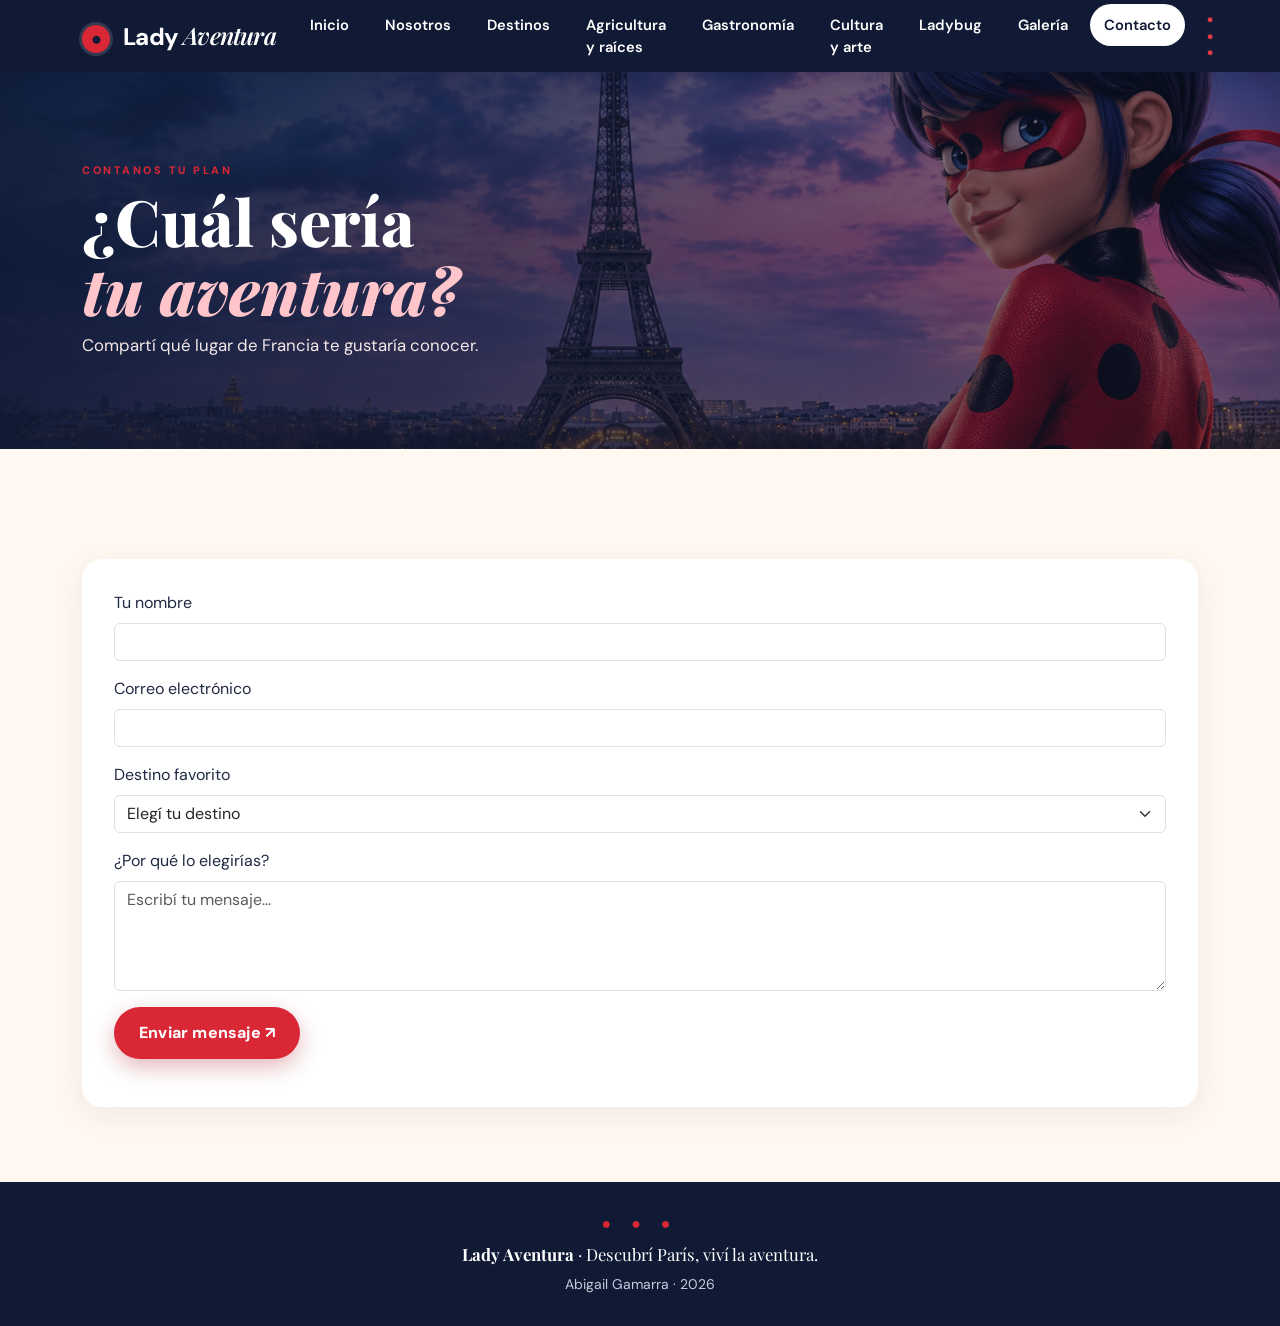
<file: contacto.html>
<!DOCTYPE html>
<html lang="es">
<head>
 <meta charset="UTF-8">
 <meta name="viewport" content="width=device-width, initial-scale=1">
 <title>Contacto | Lady Aventura</title>
 <link href="https://cdn.jsdelivr.net/npm/bootstrap@5.3.3/dist/css/bootstrap.min.css" rel="stylesheet">
 <link rel="stylesheet" href="css/estilos.css">
</head>
<body>
<nav class="navbar navbar-expand-lg navbar-dark fixed-top">
 <div class="container">
  <a class="navbar-brand" href="index.html"><span class="brand-mark">●</span> Lady <em>Aventura</em></a>
  <button class="navbar-toggler" type="button" data-bs-toggle="collapse" data-bs-target="#mainNav"><span class="navbar-toggler-icon"></span></button>
  <div class="collapse navbar-collapse" id="mainNav">
   <ul class="navbar-nav ms-auto">
    <li class="nav-item"><a class="nav-link" href="index.html">Inicio</a></li>
    <li class="nav-item"><a class="nav-link" href="nosotros.html">Nosotros</a></li>
    <li class="nav-item"><a class="nav-link" href="destinos.html">Destinos</a></li>
    <li class="nav-item"><a class="nav-link" href="agricultura.html">Agricultura y raíces</a></li>
    <li class="nav-item"><a class="nav-link" href="gastronomia.html">Gastronomía</a></li>
   <li class="nav-item"><a class="nav-link" href="cultura-arte.html">Cultura y arte</a></li>
    <li class="nav-item"><a class="nav-link" href="ladybug.html">Ladybug</a></li>
    <li class="nav-item"><a class="nav-link" href="galeria.html">Galería</a></li>
    <li class="nav-item"><a class="nav-link active" href="contacto.html">Contacto</a></li>
   </ul>
   <span class="nav-dots">● ● ●</span>
  </div>
 </div>
</nav>

<header class="inner-hero"><div class="container"><span class="eyebrow">CONTANOS TU PLAN</span><h1>¿Cuál sería<br><em>tu aventura?</em></h1><p>Compartí qué lugar de Francia te gustaría conocer.</p></div></header>
<main class="container inner-content"><div class="contact-panel"><form id="contactForm">
 <div class="mb-3"><label class="form-label" for="nombre">Tu nombre</label><input class="form-control" id="nombre" required></div>
 <div class="mb-3"><label class="form-label" for="correo">Correo electrónico</label><input class="form-control" id="correo" type="email" required></div>
 <div class="mb-3"><label class="form-label" for="destino">Destino favorito</label><select class="form-select" id="destino" required><option value="">Elegí tu destino</option><option>París</option><option>Provenza</option><option>Costa Azul</option><option>Castillos del Loira</option></select></div>
 <div class="mb-3"><label class="form-label" for="mensaje">¿Por qué lo elegirías?</label><textarea class="form-control" id="mensaje" rows="4" placeholder="Escribí tu mensaje..."></textarea></div>
 <button class="btn-lady border-0" type="submit">Enviar mensaje ↗</button><p id="formMensaje" class="result mt-3" aria-live="polite"></p>
 </form></div></main>
<footer class="site-footer"><div class="footer-dots">● ● ●</div><p><strong>Lady Aventura</strong> · Descubrí París, viví la aventura.</p><small>Abigail Gamarra · 2026</small></footer>
<script src="https://cdn.jsdelivr.net/npm/bootstrap@5.3.3/dist/js/bootstrap.bundle.min.js"></script>
<script src="js/script.js"></script>
</body></html>
</file>
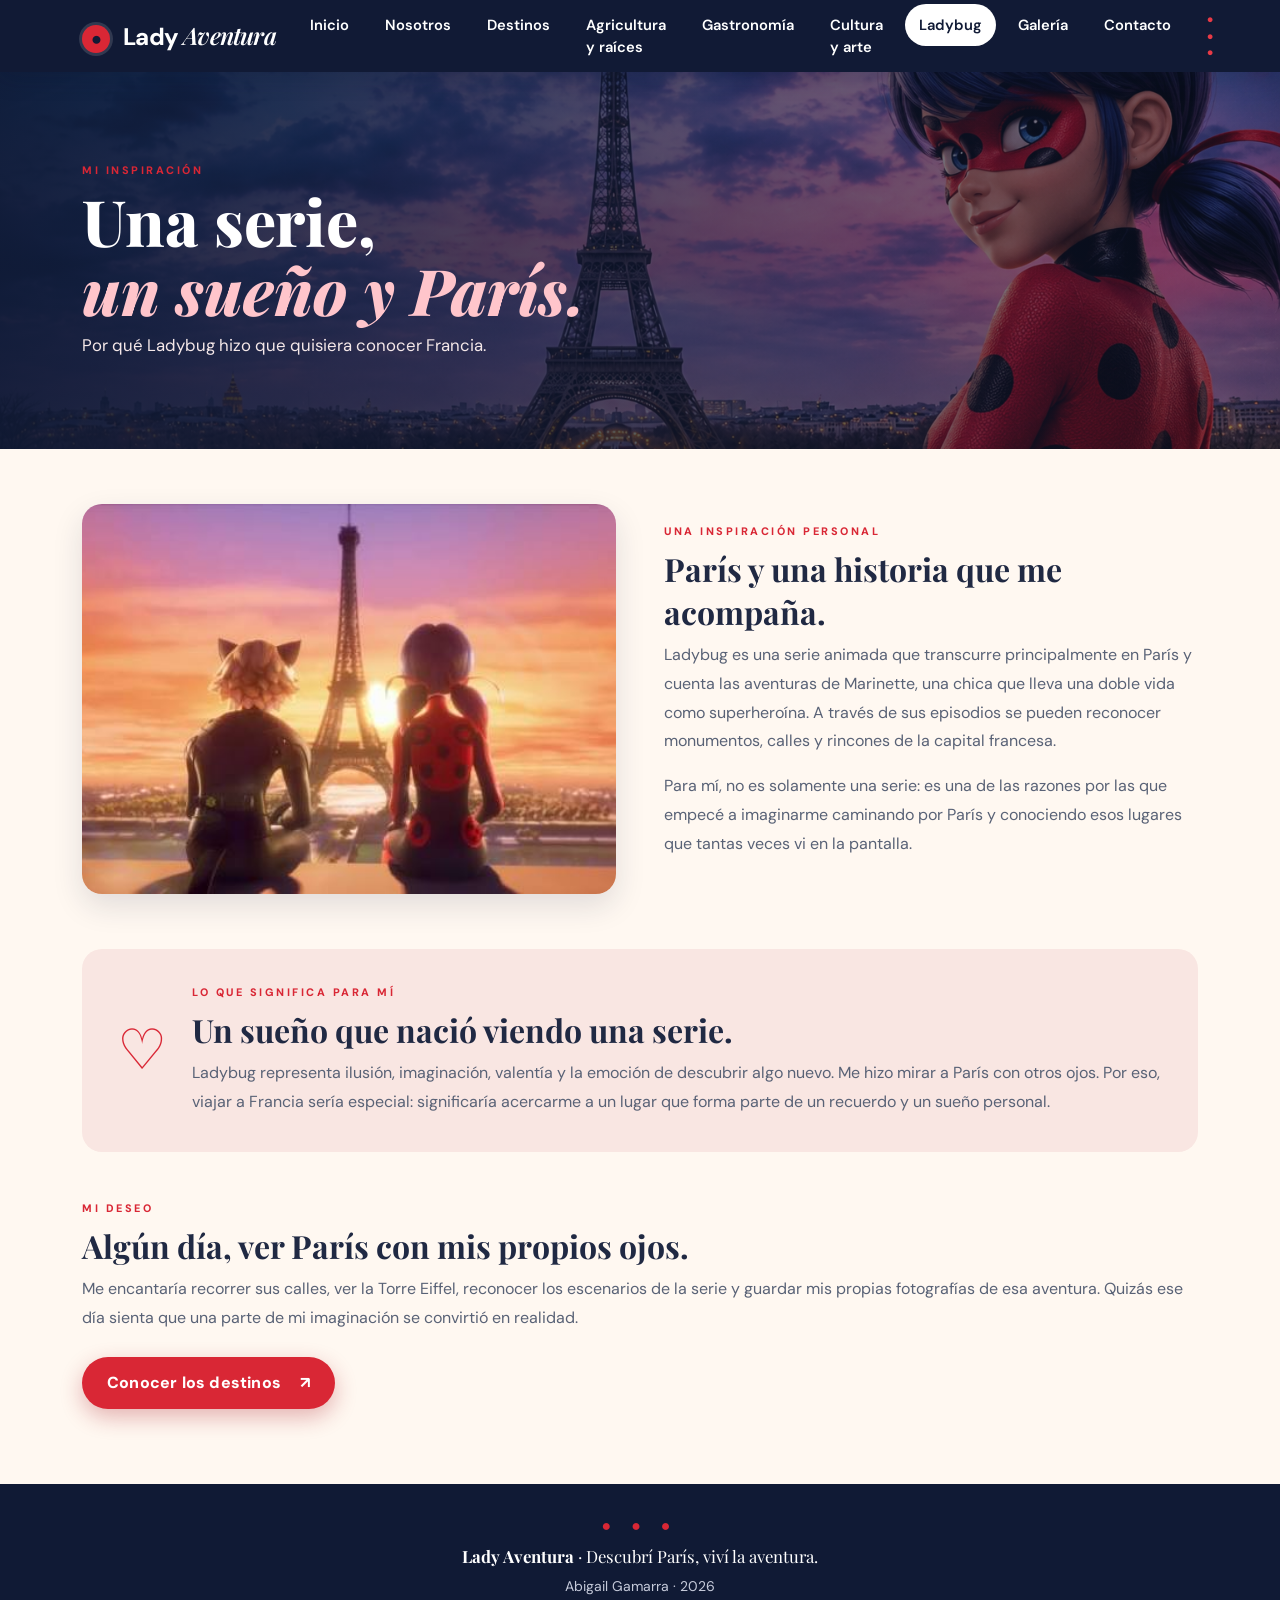
<file: ladybug.html>
<!DOCTYPE html><html lang="es"><head><meta charset="UTF-8"><meta name="viewport" content="width=device-width, initial-scale=1"><title>Ladybug | Lady Aventura</title><link href="https://cdn.jsdelivr.net/npm/bootstrap@5.3.3/dist/css/bootstrap.min.css" rel="stylesheet"><link rel="stylesheet" href="css/estilos.css"></head><body><nav class="navbar navbar-expand-lg navbar-dark fixed-top">
 <div class="container">
  <a class="navbar-brand" href="index.html"><span class="brand-mark">●</span> Lady <em>Aventura</em></a>
  <button class="navbar-toggler" type="button" data-bs-toggle="collapse" data-bs-target="#mainNav"><span class="navbar-toggler-icon"></span></button>
  <div class="collapse navbar-collapse" id="mainNav"><ul class="navbar-nav ms-auto">
   <li class="nav-item"><a class="nav-link" href="index.html">Inicio</a></li>
   <li class="nav-item"><a class="nav-link" href="nosotros.html">Nosotros</a></li>
   <li class="nav-item"><a class="nav-link" href="destinos.html">Destinos</a></li>
   <li class="nav-item"><a class="nav-link" href="agricultura.html">Agricultura y raíces</a></li>
   <li class="nav-item"><a class="nav-link" href="gastronomia.html">Gastronomía</a></li>
   <li class="nav-item"><a class="nav-link" href="cultura-arte.html">Cultura y arte</a></li>
   <li class="nav-item"><a class="nav-link active" href="ladybug.html">Ladybug</a></li>
   <li class="nav-item"><a class="nav-link" href="galeria.html">Galería</a></li>
   <li class="nav-item"><a class="nav-link" href="contacto.html">Contacto</a></li>
  </ul><span class="nav-dots">● ● ●</span></div></div></nav>
<header class="inner-hero"><div class="container"><span class="eyebrow">MI INSPIRACIÓN</span><h1>Una serie,<br><em>un sueño y París.</em></h1><p>Por qué Ladybug hizo que quisiera conocer Francia.</p></div></header>
<main class="container inner-content">
<div class="row align-items-center g-5"><div class="col-lg-6"><img class="large-photo" src="img/images.jpg" alt="París, escenario de las aventuras de Ladybug"></div><div class="col-lg-6"><span class="eyebrow">UNA INSPIRACIÓN PERSONAL</span><h2>París y una historia que me acompaña.</h2><p>Ladybug es una serie animada que transcurre principalmente en París y cuenta las aventuras de Marinette, una chica que lleva una doble vida como superheroína. A través de sus episodios se pueden reconocer monumentos, calles y rincones de la capital francesa.</p><p>Para mí, no es solamente una serie: es una de las razones por las que empecé a imaginarme caminando por París y conociendo esos lugares que tantas veces vi en la pantalla.</p></div></div>
<div class="mission-box"><span class="big-dot">♡</span><div><span class="eyebrow">LO QUE SIGNIFICA PARA MÍ</span><h2>Un sueño que nació viendo una serie.</h2><p>Ladybug representa ilusión, imaginación, valentía y la emoción de descubrir algo nuevo. Me hizo mirar a París con otros ojos. Por eso, viajar a Francia sería especial: significaría acercarme a un lugar que forma parte de un recuerdo y un sueño personal.</p></div></div>
<div class="soft-note mt-5"><span class="eyebrow">MI DESEO</span><h2>Algún día, ver París con mis propios ojos.</h2><p>Me encantaría recorrer sus calles, ver la Torre Eiffel, reconocer los escenarios de la serie y guardar mis propias fotografías de esa aventura. Quizás ese día sienta que una parte de mi imaginación se convirtió en realidad.</p><a class="btn-lady mt-2" href="destinos.html">Conocer los destinos <span>↗</span></a></div>
</main>
<footer class="site-footer"><div class="footer-dots">● ● ●</div><p><strong>Lady Aventura</strong> · Descubrí París, viví la aventura.</p><small>Abigail Gamarra · 2026</small></footer><script src="https://cdn.jsdelivr.net/npm/bootstrap@5.3.3/dist/js/bootstrap.bundle.min.js"></script><script src="js/script.js"></script></body></html>
</file>
<file: css/estilos.css>
@import url('https://fonts.googleapis.com/css2?family=DM+Sans:wght@400;500;600;700;800&family=Playfair+Display:ital,wght@0,600;0,700;0,800;1,600;1,700&display=swap');
:root{--red:#d92735;--red-dark:#a91e2a;--navy:#101a35;--blue:#263d70;--cream:#fff8f1;--ink:#202943;--muted:#667086}
*{box-sizing:border-box}body{margin:0;padding-top:72px;background:var(--cream);color:var(--ink);font-family:'DM Sans',sans-serif}.navbar{height:72px;background:#111a35;box-shadow:0 5px 25px #0b142b35}.navbar-brand{font:800 1.5rem 'DM Sans',sans-serif;color:white!important;letter-spacing:-.8px}.navbar-brand em{font-family:'Playfair Display',serif;font-weight:600}.brand-mark{display:inline-flex;align-items:center;justify-content:center;background:var(--red);color:#111a35;width:28px;height:28px;border-radius:50%;font-size:1.15rem;margin-right:8px;box-shadow:0 0 0 3px #fff2}.nav-link{color:#fff!important;font-size:.92rem;font-weight:600;margin:0 4px;padding:10px 14px!important;border-radius:25px}.nav-link:hover,.nav-link.active{background:#fff;color:var(--navy)!important}.nav-dots{color:#e83a46;font-size:.7rem;letter-spacing:4px;margin-left:18px}
.hero{height:580px;position:relative;overflow:hidden;background:#18213c url('../img/paris-ladybug.png') center 43%/cover no-repeat;color:white}.hero-overlay{position:absolute;inset:0;background:linear-gradient(90deg,#09142de8 0%,#09142d9c 44%,#09142d08 78%)}.hero-inner{height:100%;display:flex;align-items:center;position:relative}.hero-copy{max-width:580px;padding:25px 0 30px 18px}.hero-kicker{font-size:.7rem;letter-spacing:2.5px;font-weight:800;color:#ffd9d8;display:flex;align-items:center;gap:10px;margin-bottom:23px}.hero-kicker i{width:9px;height:9px;background:var(--red);border-radius:50%;box-shadow:0 0 0 5px #d9273538}.hero h1{font:800 clamp(2.5rem,5vw,4.7rem)/1.08 'Playfair Display',serif;margin:0 0 22px;text-shadow:0 4px 20px #0006}.hero h1 em{color:#ffccd0;font-weight:600}.hero-copy>p{max-width:480px;font-size:1.08rem;line-height:1.7;color:#f5f3f5;margin-bottom:28px}.btn-lady{display:inline-block;background:var(--red);color:#fff;padding:14px 25px;border-radius:30px;text-decoration:none;font-weight:800;letter-spacing:.2px;box-shadow:0 8px 22px #a91e2a50;transition:.2s}.btn-lady:hover{background:var(--red-dark);color:white;transform:translateY(-3px)}.btn-lady span{margin-left:15px}.hero-note{margin-top:22px;font-size:.86rem;color:#fff}.tiny-miraculous{color:#ffb9c0;font-size:1.2rem;margin-right:8px}.hero-sticker{position:absolute;right:4%;top:14%;border:1px solid #fff9;border-radius:50%;width:95px;height:95px;display:flex;flex-direction:column;align-items:center;justify-content:center;text-align:center;font-size:.68rem;letter-spacing:2px;transform:rotate(10deg);color:white;background:#111a3555}.hero-sticker b{font-size:1.4rem;color:#ffbec4}.hero-bottom{position:absolute;bottom:0;left:0;right:0;display:flex;justify-content:space-between;padding:13px 5%;background:#0c173b9c;color:#fff;font-size:.68rem;letter-spacing:2px}
.welcome{text-align:center;padding:65px 15px 55px;max-width:900px}.welcome-label{display:flex;align-items:center;justify-content:center;gap:13px;color:var(--red);font-size:.68rem;letter-spacing:3px;font-weight:800}.dot-line{height:1px;width:48px;background:var(--red)}.welcome h2{font:700 clamp(2rem,4vw,3rem)/1.18 'Playfair Display',serif;margin:20px 0}.welcome h2 em{color:var(--red)}.welcome-text{max-width:780px;margin:auto;color:#505a70;line-height:1.85;font-size:1rem}
.cards-section{padding-bottom:70px}.section-heading{display:flex;justify-content:space-between;align-items:end;margin-bottom:23px}.eyebrow{display:block;color:var(--red);font-size:.68rem;font-weight:800;letter-spacing:2.5px;margin-bottom:8px}.section-heading h2,.counter-section h2,.mission-box h2,.budget-box h2{font:700 2rem 'Playfair Display',serif;margin:0}.section-heading>a{color:var(--red);font-weight:700;text-decoration:none}.adventure-card{display:block;background:white;border-radius:17px;overflow:hidden;text-decoration:none;color:var(--ink);box-shadow:0 9px 28px #1c274018;transition:.25s;height:100%}.adventure-card:hover{transform:translateY(-7px);box-shadow:0 15px 30px #1c274025;color:var(--red)}.adventure-card img{width:100%;height:205px;object-fit:cover}.card-caption{display:flex;align-items:center;gap:13px;padding:17px}.card-caption>div{flex:1}.card-caption h3{font:700 1.25rem 'Playfair Display',serif;margin:0 0 3px}.card-caption p{margin:0;color:var(--muted);font-size:.8rem}.card-caption>b{font-size:1.25rem}.card-icon{width:38px;height:38px;border-radius:50%;display:grid;place-items:center;background:#ffe5e5;color:var(--red);font-size:1.2rem}
.ladybug-quote{background:#f9e6e2;padding:35px 0;border-top:1px solid #f0d0cd;border-bottom:1px solid #f0d0cd}.quote-inner{display:flex;align-items:center;justify-content:center;gap:25px}.quote-symbol{font:5rem 'Playfair Display',serif;color:var(--red);line-height:1}.quote-inner p{font:italic 1.5rem 'Playfair Display',serif;margin:0 0 5px}.quote-inner small{color:#7c5360}.quote-spots{color:var(--red);font-size:1.2rem;line-height:1.8}.counter-section{display:flex;align-items:center;justify-content:space-between;padding-top:55px;padding-bottom:60px}.counter-section p{color:var(--muted);margin:8px 0 0}.counter{display:flex;align-items:center;gap:13px;background:white;padding:15px 22px;border-radius:16px;box-shadow:0 7px 25px #1c274012}.counter strong{font:700 2rem 'Playfair Display',serif;color:var(--red)}.counter span{font-size:.82rem;color:var(--muted);max-width:90px}
.inner-hero{padding:90px 0 75px;background:linear-gradient(90deg,#101a35ed,#101a3577),url('../img/paris-ladybug.png') center/cover;color:white}.inner-hero h1{font:800 clamp(2.7rem,5vw,4.5rem)/1.08 'Playfair Display',serif}.inner-hero h1 em{color:#ffc5cb}.inner-hero p{color:#f5e8e9;font-size:1.05rem}.inner-content{padding-top:55px;padding-bottom:65px}.large-photo{width:100%;height:390px;object-fit:cover;border-radius:20px;box-shadow:0 12px 30px #19234020}.inner-content p{line-height:1.8;color:#596276}.inner-content h2{font:700 2rem 'Playfair Display',serif}.mission-box{display:flex;gap:25px;align-items:center;background:#f9e6e2;padding:35px;border-radius:20px;margin-top:55px}.big-dot{font-size:3.5rem;color:var(--red)}.mission-box p{margin:8px 0 0}.place-card{height:100%;background:#fff;border-radius:17px;overflow:hidden;box-shadow:0 8px 25px #1b284014;transition:.2s}.place-card:hover{transform:translateY(-5px)}.place-card img{width:100%;height:185px;object-fit:cover}.place-card>div{padding:20px}.place-number{font-size:.65rem;letter-spacing:2px;color:var(--red);font-weight:800}.place-card h2{font:700 1.3rem 'Playfair Display',serif;margin:8px 0}.place-card p{font-size:.9rem;margin:0}.budget-box,.contact-panel{background:#fff;padding:32px;border-radius:20px;box-shadow:0 8px 30px #19234012;margin-top:55px}.budget-box p{margin:12px 0 22px}.form-control:focus,.form-select:focus{border-color:#e58b93;box-shadow:0 0 0 .2rem #d9273520}.photo-wall{display:grid;grid-template-columns:repeat(3,1fr);gap:17px}.photo-wall img{width:100%;height:245px;object-fit:cover;border-radius:17px;box-shadow:0 8px 22px #19234015;transition:.25s}.photo-wall img:hover{transform:scale(1.025)}.gallery-note{text-align:center;font:italic 1.25rem 'Playfair Display',serif;margin-top:30px;color:#49536a}.result{font-weight:700;color:var(--red)}.site-footer{background:#101a35;color:#fff;text-align:center;padding:30px 12px;margin-top:10px}.site-footer p{margin:7px 0;font:1.05rem 'Playfair Display',serif}.site-footer small{color:#c5cada}.footer-dots{color:var(--red);letter-spacing:8px}
@media(max-width:991px){.nav-dots{display:none}.hero{background-position:60% center}.hero-copy{max-width:520px}.hero-overlay{background:linear-gradient(90deg,#09142de8,#09142d85 60%,#09142d25)}}
@media(max-width:650px){body{padding-top:66px}.navbar{height:66px}.navbar-brand{font-size:1.25rem}.hero{height:570px;background-position:64% center}.hero-overlay{background:linear-gradient(90deg,#09142dcf,#09142d83 72%,#09142d45)}.hero-copy{padding-left:5px;max-width:95%}.hero h1{font-size:2.75rem}.hero-copy>p{font-size:.95rem;max-width:340px}.hero-sticker{width:70px;height:70px;right:5%;top:8%}.hero-bottom{font-size:.55rem}.welcome{padding:48px 20px}.welcome h2{font-size:2.1rem}.section-heading{align-items:start;gap:15px;flex-direction:column}.adventure-card{display:grid;grid-template-columns:42% 58%;align-items:center}.adventure-card img{height:125px}.card-caption{padding:10px;gap:8px}.card-caption h3{font-size:1rem}.card-icon{width:30px;height:30px}.quote-inner{gap:12px}.quote-symbol{font-size:3.5rem}.quote-inner p{font-size:1.1rem}.quote-spots{display:none}.counter-section{display:block}.counter{margin-top:20px;width:max-content}.inner-hero{padding:70px 0 55px}.inner-content{padding-top:35px}.large-photo{height:260px}.mission-box{padding:23px;gap:12px}.big-dot{font-size:2rem}.photo-wall{grid-template-columns:repeat(2,1fr);gap:10px}.photo-wall img{height:160px}.budget-box,.contact-panel{padding:22px}}
</file>
